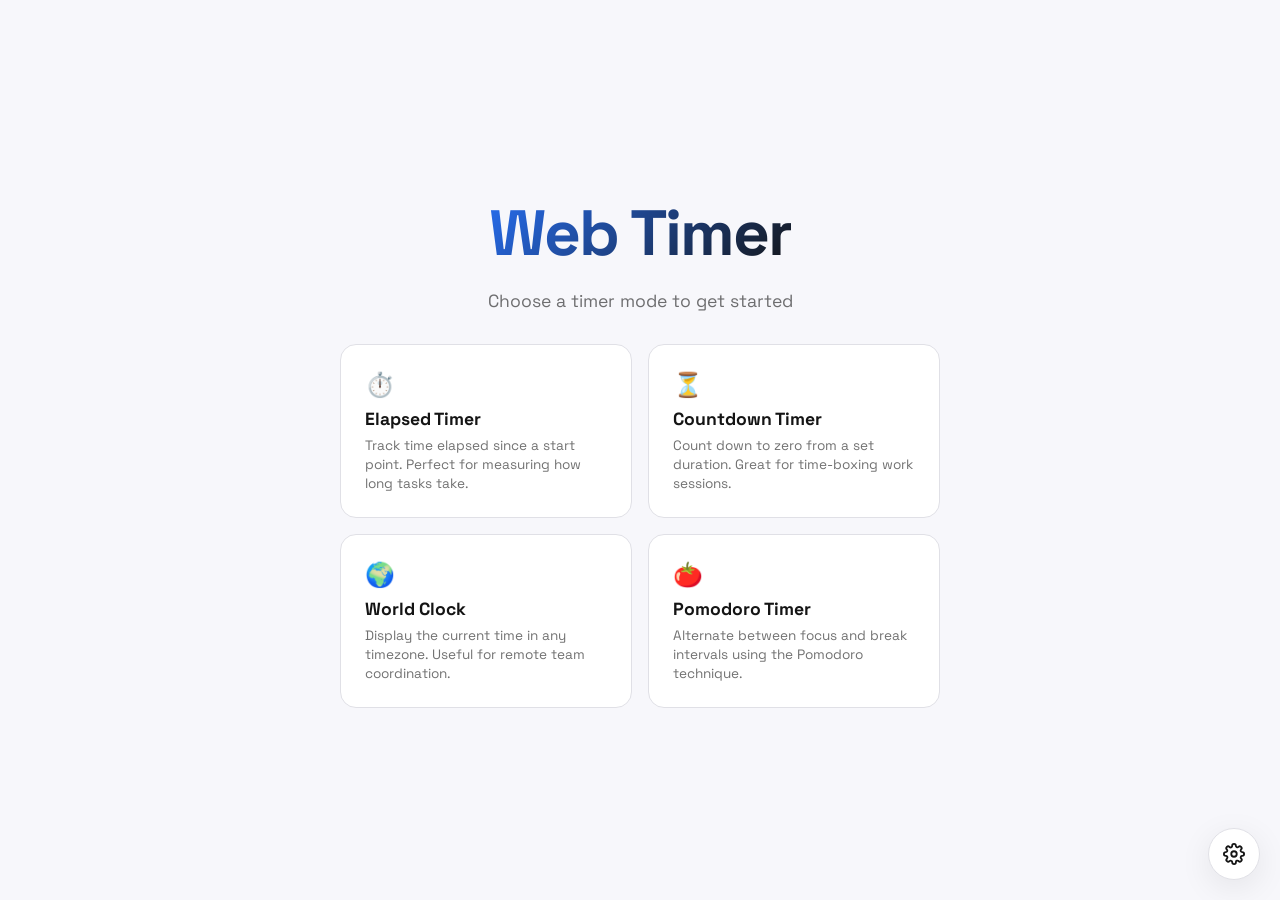
<file: index.html>
<!DOCTYPE html>
<html lang="en">
<head>
  <meta charset="UTF-8" />
  <meta name="viewport" content="width=device-width, initial-scale=1.0" />
  <title>Web Timer</title>
  <meta name="description" content="A beautiful, responsive web timer with multiple clock modes and themes." />
  <link rel="preconnect" href="https://fonts.googleapis.com">
  <link rel="preconnect" href="https://fonts.gstatic.com" crossorigin>
  <link href="https://fonts.googleapis.com/css2?family=Playfair+Display:ital,wght@0,400;1,400&family=Space+Grotesk:wght@300;400;700;900&family=JetBrains+Mono:wght@400;700&display=swap" rel="stylesheet">
  <link rel="stylesheet" href="./styles.css" />
</head>
<body class="theme-default light">
  <main id="app"></main>

  <button id="settingsToggle" class="settings-fab" aria-label="Toggle settings panel" title="Settings">
    <svg width="22" height="22" viewBox="0 0 24 24" fill="none" stroke="currentColor" stroke-width="2" stroke-linecap="round" stroke-linejoin="round">
      <circle cx="12" cy="12" r="3"></circle>
      <path d="M19.4 15a1.65 1.65 0 0 0 .33 1.82l.06.06a2 2 0 0 1-2.83 2.83l-.06-.06a1.65 1.65 0 0 0-1.82-.33 1.65 1.65 0 0 0-1 1.51V21a2 2 0 0 1-4 0v-.09A1.65 1.65 0 0 0 9 19.4a1.65 1.65 0 0 0-1.82.33l-.06.06a2 2 0 0 1-2.83-2.83l.06-.06A1.65 1.65 0 0 0 4.68 15a1.65 1.65 0 0 0-1.51-1H3a2 2 0 0 1 0-4h.09A1.65 1.65 0 0 0 4.6 9a1.65 1.65 0 0 0-.33-1.82l-.06-.06a2 2 0 0 1 2.83-2.83l.06.06A1.65 1.65 0 0 0 9 4.68a1.65 1.65 0 0 0 1-1.51V3a2 2 0 0 1 4 0v.09a1.65 1.65 0 0 0 1 1.51 1.65 1.65 0 0 0 1.82-.33l.06-.06a2 2 0 0 1 2.83 2.83l-.06.06A1.65 1.65 0 0 0 19.4 9a1.65 1.65 0 0 0 1.51 1H21a2 2 0 0 1 0 4h-.09a1.65 1.65 0 0 0-1.51 1z"></path>
    </svg>
  </button>

  <section id="settingsPanel" class="settings-panel hidden" aria-label="Settings panel">
    <div class="settings-header">
      <h2>Settings</h2>
      <button id="settingsClose" class="settings-close" aria-label="Close settings">&times;</button>
    </div>
    <div class="settings-body">
      <label class="setting-row">
        <span class="setting-label">Alarm</span>
        <span class="setting-desc">Sound alert when timer ends</span>
        <label class="toggle-switch">
          <input id="alarmToggle" type="checkbox" />
          <span class="toggle-slider"></span>
        </label>
      </label>
      <label class="setting-row">
        <span class="setting-label">Keep Awake</span>
        <span class="setting-desc">Prevent screen from sleeping</span>
        <label class="toggle-switch">
          <input id="keepAwakeToggle" type="checkbox" />
          <span class="toggle-slider"></span>
        </label>
      </label>
      <div class="setting-row">
        <span class="setting-label">Theme</span>
        <span class="setting-desc">Choose a visual style</span>
        <select id="themeSelect" class="theme-select">
          <option value="default">Default</option>
          <option value="brut">Brutalist</option>
          <option value="cyber">Cyberpunk</option>
          <option value="hud">HUD</option>
          <option value="bento">Bento</option>
          <option value="noir">Noir</option>
          <option value="chalk">Chalkboard</option>
          <option value="tokyo">Tokyo Night</option>
          <option value="cassette">Cassette</option>
          <option value="betamax">Betamax</option>
          <option value="raygun">Raygun</option>
          <option value="moonbase">Moonbase</option>
        </select>
      </div>
      <label class="setting-row">
        <span class="setting-label">Dark / Light</span>
        <span class="setting-desc">Toggle dark mode</span>
        <label class="toggle-switch">
          <input id="modeToggle" type="checkbox" />
          <span class="toggle-slider"></span>
        </label>
      </label>
    </div>
  </section>

  <script src="./app.js"></script>
</body>
</html>
</file>
<file: styles.css>
/* ===== CSS Custom Properties ===== */
:root {
  --bg: #f7f7fb;
  --fg: #141414;
  --panel: #ffffff;
  --border: #e0e0e6;
  --accent: #276ef1;
  --accent-glow: rgba(39, 110, 241, 0.15);
  --radius: 16px;
  --radius-sm: 10px;
  --shadow: 0 8px 32px rgba(0,0,0,0.08);
  --shadow-lg: 0 16px 64px rgba(0,0,0,0.12);
  --transition: 0.3s cubic-bezier(0.4, 0, 0.2, 1);
  --font-main: 'Space Grotesk', system-ui, -apple-system, sans-serif;
  --font-mono: 'JetBrains Mono', 'SF Mono', monospace;
  --font-display: 'Space Grotesk', sans-serif;
}

/* ===== Reset ===== */
*, *::before, *::after { box-sizing: border-box; margin: 0; padding: 0; }

html, body {
  height: 100%;
  overflow: auto;
}

body {
  background: var(--bg);
  color: var(--fg);
  font-family: var(--font-main);
  transition: background var(--transition), color var(--transition);
}

/* ===== Dark Mode ===== */
body.dark {
  --bg: #0d1017;
  --fg: #e8ecf0;
  --panel: #151a23;
  --border: #252d3a;
  --accent: #4f8bff;
  --accent-glow: rgba(79, 139, 255, 0.2);
  --shadow: 0 8px 32px rgba(0,0,0,0.3);
  --shadow-lg: 0 16px 64px rgba(0,0,0,0.4);
}

/* ===== Main Container ===== */
main {
  height: 100vh;
  width: 100vw;
  display: flex;
  align-items: center;
  justify-content: center;
  padding: 1rem;
  position: relative;
}

/* ===== Home Screen ===== */
.home-screen {
  display: flex;
  flex-direction: column;
  align-items: center;
  justify-content: center;
  gap: 2rem;
  width: 100%;
  max-width: 600px;
  animation: fadeInUp 0.5s ease-out;
}

.home-title {
  font-family: var(--font-display);
  font-size: clamp(2.5rem, 6vw, 4rem);
  font-weight: 900;
  letter-spacing: -0.03em;
  text-align: center;
  background: linear-gradient(135deg, var(--accent), var(--fg));
  -webkit-background-clip: text;
  -webkit-text-fill-color: transparent;
  background-clip: text;
}

.home-subtitle {
  font-size: 1.1rem;
  opacity: 0.6;
  text-align: center;
  margin-top: -1rem;
}

.home-grid {
  display: grid;
  grid-template-columns: repeat(auto-fit, minmax(240px, 1fr));
  gap: 1rem;
  width: 100%;
}

.home-card {
  background: var(--panel);
  border: 1px solid var(--border);
  border-radius: var(--radius);
  padding: 1.5rem;
  cursor: pointer;
  transition: all var(--transition);
  position: relative;
  overflow: hidden;
}

.home-card::before {
  content: '';
  position: absolute;
  top: 0;
  left: 0;
  right: 0;
  height: 3px;
  background: var(--accent);
  transform: scaleX(0);
  transform-origin: left;
  transition: transform var(--transition);
}

.home-card:hover {
  transform: translateY(-2px);
  box-shadow: var(--shadow);
  border-color: var(--accent);
}

.home-card:hover::before {
  transform: scaleX(1);
}

.home-card:active {
  transform: translateY(0);
}

.home-card h3 {
  font-size: 1.1rem;
  font-weight: 700;
  margin-bottom: 0.4rem;
}

.home-card p {
  font-size: 0.85rem;
  opacity: 0.6;
  line-height: 1.4;
}

.home-card .card-icon {
  font-size: 1.5rem;
  margin-bottom: 0.5rem;
  display: block;
}

/* ===== Clock Display ===== */
.clock-container {
  display: flex;
  flex-direction: column;
  align-items: center;
  justify-content: center;
  width: 100%;
  height: 100%;
  position: relative;
  animation: fadeIn 0.4s ease-out;
}

.clock-title {
  font-family: var(--font-display);
  font-size: clamp(1.5rem, 4vw, 2.5rem);
  font-weight: 700;
  letter-spacing: -0.02em;
  opacity: 0.85;
  margin-bottom: 1rem;
  text-align: center;
  transition: opacity var(--transition);
}

.clock-output {
  font-family: var(--font-mono);
  font-size: clamp(4rem, 15vw, 12rem);
  font-weight: 700;
  letter-spacing: -0.02em;
  line-height: 1;
  text-align: center;
  color: var(--accent);
  transition: color 0.2s ease;
  text-shadow: 0 0 40px var(--accent-glow);
  user-select: none;
}

.clock-subtext {
  font-size: clamp(0.85rem, 1.5vw, 1.1rem);
  opacity: 0.5;
  margin-top: 1rem;
  text-align: center;
  font-family: var(--font-mono);
  letter-spacing: 0.05em;
  text-transform: uppercase;
}

.clock-actions {
  display: flex;
  gap: 0.75rem;
  margin-top: 2rem;
  flex-wrap: wrap;
  justify-content: center;
}

.clock-actions button {
  padding: 0.6rem 1.5rem;
  border: 1px solid var(--border);
  border-radius: var(--radius-sm);
  background: var(--panel);
  color: var(--fg);
  font-family: var(--font-main);
  font-size: 0.9rem;
  font-weight: 500;
  cursor: pointer;
  transition: all var(--transition);
}

.clock-actions button:hover {
  border-color: var(--accent);
  background: var(--accent-glow);
  transform: translateY(-1px);
}

.clock-actions button:active {
  transform: translateY(0);
}

/* ===== Top Controls ===== */
.top-controls {
  position: fixed;
  top: 1rem;
  left: 1rem;
  z-index: 12;
  width: min(340px, calc(100vw - 2rem));
  animation: slideInLeft 0.4s ease-out;
}

.controls-card {
  background: var(--panel);
  border: 1px solid var(--border);
  border-radius: var(--radius);
  padding: 1rem;
  box-shadow: var(--shadow);
  backdrop-filter: blur(12px);
}

.controls-toggle {
  display: flex;
  align-items: center;
  justify-content: space-between;
  cursor: pointer;
  padding: 0.25rem 0;
  user-select: none;
}

.controls-toggle h3 {
  font-size: 0.85rem;
  font-weight: 600;
  opacity: 0.7;
  text-transform: uppercase;
  letter-spacing: 0.05em;
}

.controls-toggle .chevron {
  transition: transform var(--transition);
  opacity: 0.5;
  font-size: 0.8rem;
}

.controls-toggle .chevron.open {
  transform: rotate(180deg);
}

.controls-body {
  display: grid;
  grid-template-columns: 1fr 1fr;
  gap: 0.75rem;
  overflow: hidden;
  max-height: 0;
  opacity: 0;
  visibility: hidden;
  transition: max-height 0.4s ease, opacity 0.3s ease, margin 0.3s ease, visibility 0s 0.4s;
  margin-top: 0;
}

.controls-body.expanded {
  max-height: 400px;
  opacity: 1;
  visibility: visible;
  margin-top: 0.75rem;
  transition: max-height 0.4s ease, opacity 0.3s ease, margin 0.3s ease, visibility 0s 0s;
}

.controls-body label {
  display: flex;
  flex-direction: column;
  gap: 0.25rem;
  font-size: 0.75rem;
  font-weight: 500;
  text-transform: uppercase;
  letter-spacing: 0.04em;
  opacity: 0.7;
}

.controls-body input,
.controls-body select {
  padding: 0.5rem 0.6rem;
  border: 1px solid var(--border);
  border-radius: var(--radius-sm);
  background: var(--bg);
  color: var(--fg);
  font-family: var(--font-main);
  font-size: 0.85rem;
  transition: border-color var(--transition), box-shadow var(--transition);
  width: 100%;
}

.controls-body input:focus,
.controls-body select:focus {
  outline: none;
  border-color: var(--accent);
  box-shadow: 0 0 0 3px var(--accent-glow);
}

.controls-body input[type="color"] {
  height: 36px;
  padding: 2px;
  cursor: pointer;
}

/* ===== Settings Panel ===== */
.settings-fab {
  position: fixed;
  right: 1.25rem;
  bottom: 1.25rem;
  width: 52px;
  height: 52px;
  border-radius: 50%;
  border: 1px solid var(--border);
  background: var(--panel);
  color: var(--fg);
  display: flex;
  align-items: center;
  justify-content: center;
  cursor: pointer;
  z-index: 20;
  box-shadow: var(--shadow);
  transition: all var(--transition);
}

.settings-fab:hover {
  transform: rotate(45deg) scale(1.05);
  border-color: var(--accent);
  box-shadow: var(--shadow-lg);
}

.settings-fab:active {
  transform: rotate(45deg) scale(0.95);
}

.settings-panel {
  position: fixed;
  right: 1.25rem;
  bottom: 5rem;
  width: min(340px, calc(100vw - 2.5rem));
  z-index: 20;
  background: var(--panel);
  border: 1px solid var(--border);
  border-radius: var(--radius);
  box-shadow: var(--shadow-lg);
  overflow: hidden;
  transform-origin: bottom right;
  transition: transform 0.3s cubic-bezier(0.4, 0, 0.2, 1),
              opacity 0.25s ease;
  transform: scale(1);
  opacity: 1;
}

.settings-panel.hidden {
  transform: scale(0.9);
  opacity: 0;
  pointer-events: none;
}

.settings-header {
  display: flex;
  align-items: center;
  justify-content: space-between;
  padding: 1rem 1.25rem;
  border-bottom: 1px solid var(--border);
}

.settings-header h2 {
  font-size: 1rem;
  font-weight: 700;
  letter-spacing: -0.01em;
}

.settings-close {
  background: none;
  border: none;
  color: var(--fg);
  font-size: 1.5rem;
  cursor: pointer;
  opacity: 0.5;
  transition: opacity var(--transition);
  line-height: 1;
  padding: 0;
}

.settings-close:hover {
  opacity: 1;
}

.settings-body {
  padding: 0.75rem 1.25rem 1.25rem;
  display: flex;
  flex-direction: column;
  gap: 1rem;
}

.setting-row {
  display: flex;
  flex-wrap: wrap;
  align-items: center;
  gap: 0.25rem;
  padding: 0.5rem 0;
  border-bottom: 1px solid var(--border);
  cursor: default;
}

.setting-row:last-child {
  border-bottom: none;
}

.setting-label {
  font-size: 0.9rem;
  font-weight: 600;
  flex: 1;
}

.setting-desc {
  font-size: 0.75rem;
  opacity: 0.5;
  width: 100%;
  order: 3;
}

.toggle-switch {
  position: relative;
  display: inline-block;
  width: 44px;
  height: 24px;
  cursor: pointer;
}

.toggle-switch input {
  opacity: 0;
  width: 0;
  height: 0;
}

.toggle-slider {
  position: absolute;
  inset: 0;
  background: var(--border);
  border-radius: 24px;
  transition: background var(--transition);
}

.toggle-slider::before {
  content: '';
  position: absolute;
  width: 18px;
  height: 18px;
  left: 3px;
  top: 3px;
  background: white;
  border-radius: 50%;
  transition: transform var(--transition);
  box-shadow: 0 1px 3px rgba(0,0,0,0.2);
}

.toggle-switch input:checked + .toggle-slider {
  background: var(--accent);
}

.toggle-switch input:checked + .toggle-slider::before {
  transform: translateX(20px);
}

.toggle-switch input:disabled + .toggle-slider {
  opacity: 0.4;
  cursor: not-allowed;
}

.theme-select {
  width: 100%;
  padding: 0.5rem 0.75rem;
  border: 1px solid var(--border);
  border-radius: var(--radius-sm);
  background: var(--bg);
  color: var(--fg);
  font-family: var(--font-main);
  font-size: 0.85rem;
  cursor: pointer;
  transition: border-color var(--transition);
  margin-top: 0.25rem;
  order: 4;
}

.theme-select:focus {
  outline: none;
  border-color: var(--accent);
}

.disabled {
  opacity: 0.4;
  pointer-events: none;
}

/* ===== Progress Ring (for Pomodoro) ===== */
.progress-ring {
  position: absolute;
  top: 50%;
  left: 50%;
  transform: translate(-50%, -50%);
  pointer-events: none;
  opacity: 0.15;
}

.progress-ring circle {
  transition: stroke-dashoffset 0.5s ease;
}

/* ===== Animations ===== */
@keyframes fadeIn {
  from { opacity: 0; }
  to { opacity: 1; }
}

@keyframes fadeInUp {
  from { opacity: 0; transform: translateY(20px); }
  to { opacity: 1; transform: translateY(0); }
}

@keyframes slideInLeft {
  from { opacity: 0; transform: translateX(-20px); }
  to { opacity: 1; transform: translateX(0); }
}

@keyframes pulse {
  0%, 100% { opacity: 1; }
  50% { opacity: 0.6; }
}

@keyframes countdownPulse {
  0% { transform: scale(1); }
  50% { transform: scale(1.02); }
  100% { transform: scale(1); }
}

.clock-output.ending {
  animation: countdownPulse 1s ease-in-out infinite;
}

/* ===== Responsive ===== */
@media (max-width: 768px) {
  .home-grid {
    grid-template-columns: 1fr;
  }
  
  .top-controls {
    top: 0.5rem;
    left: 0.5rem;
    width: min(300px, calc(100vw - 1rem));
  }
  
  .clock-output {
    font-size: clamp(3rem, 18vw, 8rem);
  }
  
  .settings-panel {
    right: 0.5rem;
    bottom: 4.5rem;
    width: min(300px, calc(100vw - 1rem));
  }
  
  .settings-fab {
    right: 0.75rem;
    bottom: 0.75rem;
    width: 46px;
    height: 46px;
  }
}

@media (max-width: 480px) {
  .clock-output {
    font-size: clamp(2.5rem, 20vw, 5rem);
  }
  
  .home-title {
    font-size: clamp(2rem, 10vw, 3rem);
  }
}

@media (min-width: 1920px) {
  .clock-output {
    font-size: 14rem;
  }
  
  .clock-title {
    font-size: 3rem;
  }
}

/* ===== Theme: Brutalist ===== */
.theme-brut {
  --bg: #ffffff;
  --fg: #000000;
  --panel: #ffffff;
  --border: #000000;
  --accent: #ff0000;
  --accent-glow: rgba(255, 0, 0, 0.1);
  --radius: 0px;
  --radius-sm: 0px;
  --shadow: 6px 6px 0 #000;
  --shadow-lg: 8px 8px 0 #000;
  --font-main: 'Space Grotesk', monospace;
}

.theme-brut .clock-output {
  text-shadow: 4px 4px 0 rgba(0,0,0,0.1);
  font-weight: 900;
}

.theme-brut .home-card {
  border-width: 3px;
}

.theme-brut .home-card:hover {
  box-shadow: 8px 8px 0 #000;
}

.theme-brut .settings-fab {
  border-width: 3px;
}

/* ===== Theme: Cyberpunk ===== */
.theme-cyber {
  --bg: #0a0a0f;
  --fg: #00f5ff;
  --panel: #0d0d14;
  --border: rgba(0, 245, 255, 0.3);
  --accent: #00f5ff;
  --accent-glow: rgba(0, 245, 255, 0.2);
  --shadow: 0 0 20px rgba(0, 245, 255, 0.1);
  --shadow-lg: 0 0 40px rgba(0, 245, 255, 0.15);
  --font-main: 'JetBrains Mono', monospace;
}

.theme-cyber .clock-output {
  text-shadow: 0 0 20px rgba(0, 245, 255, 0.6), 0 0 40px rgba(0, 245, 255, 0.3);
}

.theme-cyber .home-card:hover {
  box-shadow: 0 0 30px rgba(0, 245, 255, 0.2);
}

.theme-cyber .settings-panel,
.theme-cyber .controls-card {
  box-shadow: 0 0 20px rgba(0, 245, 255, 0.1), inset 0 0 20px rgba(0, 245, 255, 0.02);
}

/* ===== Theme: HUD ===== */
.theme-hud {
  --bg: #000814;
  --fg: #90e0ef;
  --panel: #001220;
  --border: rgba(0, 180, 216, 0.3);
  --accent: #00b4d8;
  --accent-glow: rgba(0, 180, 216, 0.15);
  --shadow: 0 4px 20px rgba(0, 180, 216, 0.1);
  --shadow-lg: 0 8px 40px rgba(0, 180, 216, 0.15);
  --font-main: 'Space Grotesk', monospace;
}

.theme-hud .clock-output {
  letter-spacing: 0.1em;
  text-transform: uppercase;
}

.theme-hud .clock-title,
.theme-hud .clock-subtext {
  text-transform: uppercase;
  letter-spacing: 0.15em;
}

/* ===== Theme: Bento ===== */
.theme-bento {
  --bg: #f5f2ed;
  --fg: #2d2d2d;
  --panel: #ffffff;
  --border: #e5e0d8;
  --accent: #e07a3a;
  --accent-glow: rgba(224, 122, 58, 0.12);
  --radius: 20px;
  --radius-sm: 14px;
  --shadow: 0 4px 20px rgba(0,0,0,0.04);
  --shadow-lg: 0 8px 40px rgba(0,0,0,0.06);
}

.theme-bento .clock-output {
  font-weight: 300;
}

.theme-bento .home-card {
  border-radius: 20px;
}

/* ===== Theme: Noir ===== */
.theme-noir {
  --bg: #0a0a0a;
  --fg: #f0f0f0;
  --panel: #111111;
  --border: #2a2a2a;
  --accent: #cc0000;
  --accent-glow: rgba(204, 0, 0, 0.15);
  --shadow: 0 8px 32px rgba(0,0,0,0.5);
  --shadow-lg: 0 16px 64px rgba(0,0,0,0.6);
  --font-main: 'Playfair Display', serif;
}

.theme-noir .clock-output {
  font-family: 'Playfair Display', serif;
  font-style: italic;
}

.theme-noir .home-title {
  font-family: 'Playfair Display', serif;
  font-style: italic;
}

/* ===== Theme: Chalk ===== */
.theme-chalk {
  --bg: #2d3a2d;
  --fg: rgba(255, 255, 255, 0.9);
  --panel: #354435;
  --border: #5c4a3a;
  --accent: #f0d070;
  --accent-glow: rgba(240, 208, 112, 0.15);
  --radius: 4px;
  --radius-sm: 2px;
  --shadow: inset 0 0 30px rgba(0,0,0,0.3);
  --shadow-lg: inset 0 0 50px rgba(0,0,0,0.4);
  --font-main: 'Playfair Display', serif;
}

.theme-chalk .clock-output {
  text-shadow: 2px 2px 4px rgba(0,0,0,0.3);
}

.theme-chalk .home-card {
  border-width: 3px;
  border-style: dashed;
}

/* ===== Theme: Tokyo Night ===== */
.theme-tokyo {
  --bg: #1a1b26;
  --fg: #a9b1d6;
  --panel: #1f2335;
  --border: #24283b;
  --accent: #7aa2f7;
  --accent-glow: rgba(122, 162, 247, 0.15);
  --shadow: 0 8px 32px rgba(0,0,0,0.3);
  --shadow-lg: 0 16px 64px rgba(0,0,0,0.4);
  --font-main: 'JetBrains Mono', monospace;
}

.theme-tokyo .clock-subtext {
  color: #9ece6a;
}

.theme-tokyo .home-card p {
  color: #565f89;
}

/* ===== Theme: Cassette ===== */
.theme-cassette {
  --bg: #0d0a1a;
  --fg: #e0d0f0;
  --panel: #130f22;
  --border: rgba(255, 51, 102, 0.3);
  --accent: #ff3366;
  --accent-glow: rgba(255, 51, 102, 0.15);
  --shadow: 0 8px 32px rgba(255, 51, 102, 0.08);
  --shadow-lg: 0 16px 64px rgba(255, 51, 102, 0.12);
  --font-main: 'JetBrains Mono', monospace;
}

.theme-cassette .clock-output {
  text-shadow: 0 0 20px rgba(255, 51, 102, 0.5);
}

.theme-cassette .clock-actions button:hover {
  background: rgba(0, 212, 212, 0.15);
  border-color: #00d4d4;
  color: #00d4d4;
}

/* ===== Theme: Betamax ===== */
.theme-betamax {
  --bg: #0a0a0a;
  --fg: #c0c0c0;
  --panel: #111111;
  --border: #2a2a2a;
  --accent: #e63300;
  --accent-glow: rgba(230, 51, 0, 0.15);
  --shadow: 0 4px 20px rgba(0,0,0,0.4);
  --shadow-lg: 0 8px 40px rgba(0,0,0,0.5);
  --font-main: 'JetBrains Mono', monospace;
}

.theme-betamax .clock-output {
  letter-spacing: 0.05em;
}

.theme-betamax .home-card {
  border-left: 3px solid var(--accent);
}

/* ===== Theme: Raygun ===== */
.theme-raygun {
  --bg: #001133;
  --fg: #c0c0c0;
  --panel: #001a44;
  --border: rgba(192, 192, 192, 0.3);
  --accent: #ff4400;
  --accent-glow: rgba(255, 68, 0, 0.15);
  --radius: 0px;
  --radius-sm: 0px;
  --shadow: 0 4px 20px rgba(0,0,0,0.3);
  --shadow-lg: 0 8px 40px rgba(0,0,0,0.4);
  --font-main: 'Space Grotesk', sans-serif;
}

.theme-raygun .clock-output {
  text-transform: uppercase;
  letter-spacing: 0.05em;
}

.theme-raygun .home-card:hover {
  background: rgba(255, 68, 0, 0.1);
}

.theme-raygun .clock-actions button:hover {
  background: #cc2200;
  border-color: #ff4400;
  color: #fff;
}

/* ===== Theme: Moonbase ===== */
.theme-moonbase {
  --bg: #080810;
  --fg: #b8b8c8;
  --panel: #0c0c18;
  --border: rgba(184, 184, 200, 0.15);
  --accent: #8888aa;
  --accent-glow: rgba(136, 136, 170, 0.15);
  --shadow: 0 8px 32px rgba(0,0,0,0.4);
  --shadow-lg: 0 16px 64px rgba(0,0,0,0.5);
  --font-main: 'JetBrains Mono', monospace;
}

.theme-moonbase .clock-output {
  letter-spacing: 0.08em;
  text-transform: uppercase;
}

.theme-moonbase .clock-subtext {
  text-transform: uppercase;
  letter-spacing: 0.2em;
}

.theme-moonbase .home-card {
  border-left: 3px solid var(--accent);
}

/* ===== Utility ===== */
.hidden-accessible {
  position: absolute;
  width: 1px;
  height: 1px;
  overflow: hidden;
  clip: rect(0, 0, 0, 0);
}

/* Keyboard focus styles */
:focus-visible {
  outline: 2px solid var(--accent);
  outline-offset: 2px;
}

/* Smooth scrollbar for settings */
.settings-body::-webkit-scrollbar {
  width: 4px;
}

.settings-body::-webkit-scrollbar-track {
  background: transparent;
}

.settings-body::-webkit-scrollbar-thumb {
  background: var(--border);
  border-radius: 2px;
}
</file>
